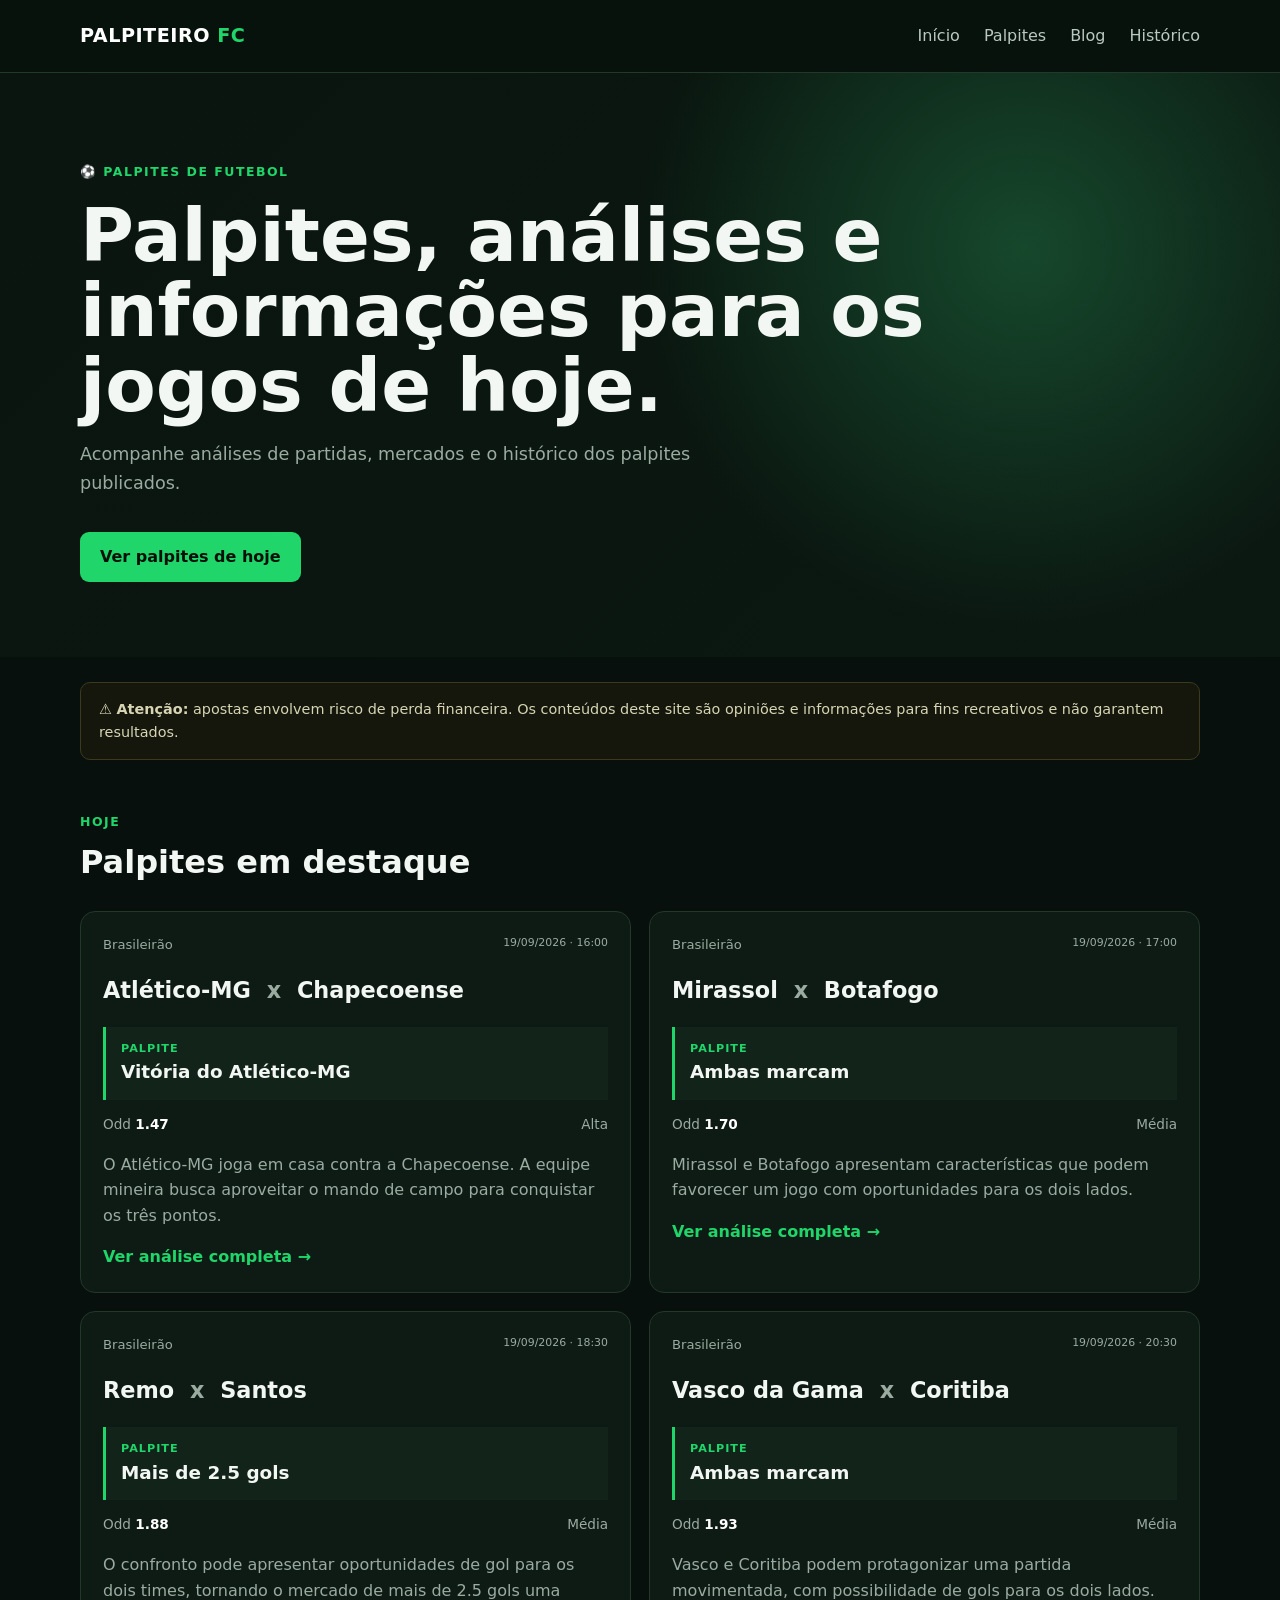
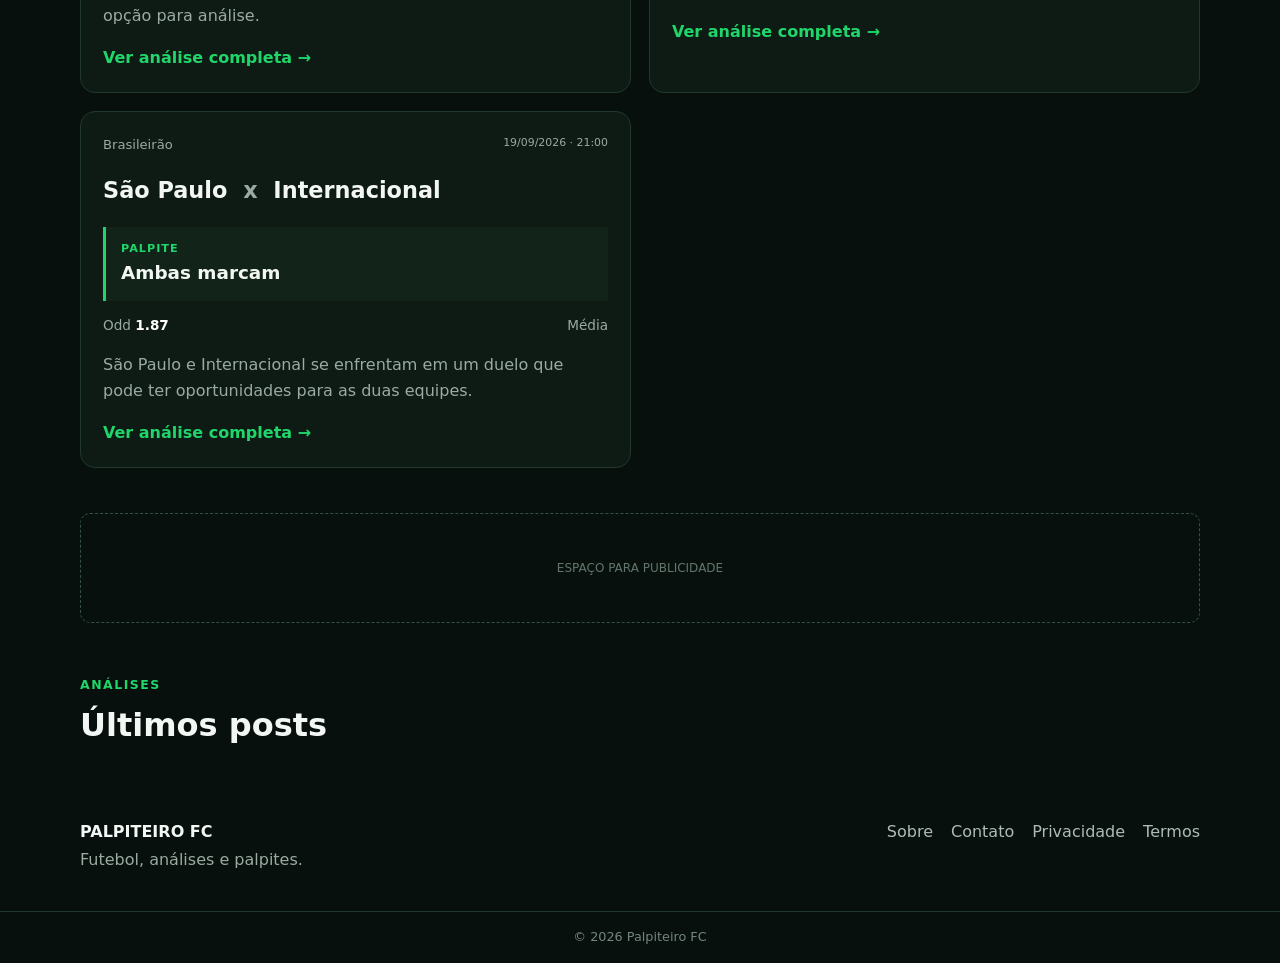
<file: index.html>
<!DOCTYPE html>
<html lang="pt-BR">
<head>
  <script async src="https://pagead2.googlesyndication.com/pagead/js/adsbygoogle.js?client=ca-pub-7371708807067196"
     crossorigin="anonymous"></script>
<meta charset="UTF-8"><meta name="viewport" content="width=device-width, initial-scale=1.0"> 
<meta name="description" content="Palpites e análises de futebol para os principais jogos do dia.">
<title>Palpiteiro FC — Palpites de Futebol</title>
<link rel="stylesheet" href="style.css">
</head>
<body>
<header><div class="container nav">
<a class="logo" href="index.html">PALPITEIRO <b>FC</b></a>
<nav><a href="index.html">Início</a><a href="#palpites">Palpites</a><a href="#blog">Blog</a><a href="historico.html">Histórico</a></nav>
</div></header>

<main>
<section class="hero"><div class="container">
<span class="eyebrow">⚽ PALPITES DE FUTEBOL</span>
<h1>Palpites, análises e informações para os jogos de hoje.</h1>
<p>Acompanhe análises de partidas, mercados e o histórico dos palpites publicados.</p>
<a class="btn" href="#palpites">Ver palpites de hoje</a>
</div></section>

<section class="container notice">⚠️ <strong>Atenção:</strong> apostas envolvem risco de perda financeira. Os conteúdos deste site são opiniões e informações para fins recreativos e não garantem resultados.</section>

<section id="palpites" class="container section">
<div class="section-title"><div><span class="kicker">HOJE</span><h2>Palpites em destaque</h2></div></div>
<div id="tips" class="cards"></div>
</section>

<section class="container ad"><span>ESPAÇO PARA PUBLICIDADE</span></section>

<section id="blog" class="container section">
<div class="section-title"><div><span class="kicker">ANÁLISES</span><h2>Últimos posts</h2></div></div>
<div id="posts" class="posts"></div>
</section>
</main>

<footer><div class="container foot"><div><strong>PALPITEIRO FC</strong><p>Futebol, análises e palpites.</p></div><div class="links"><a href="sobre.html">Sobre</a><a href="contato.html">Contato</a><a href="privacidade.html">Privacidade</a><a href="termos.html">Termos</a></div></div><div class="copy">© 2026 Palpiteiro FC</div></footer>
<script src="dados.js"></script><script src="script.js"></script>
</body></html>
</file>
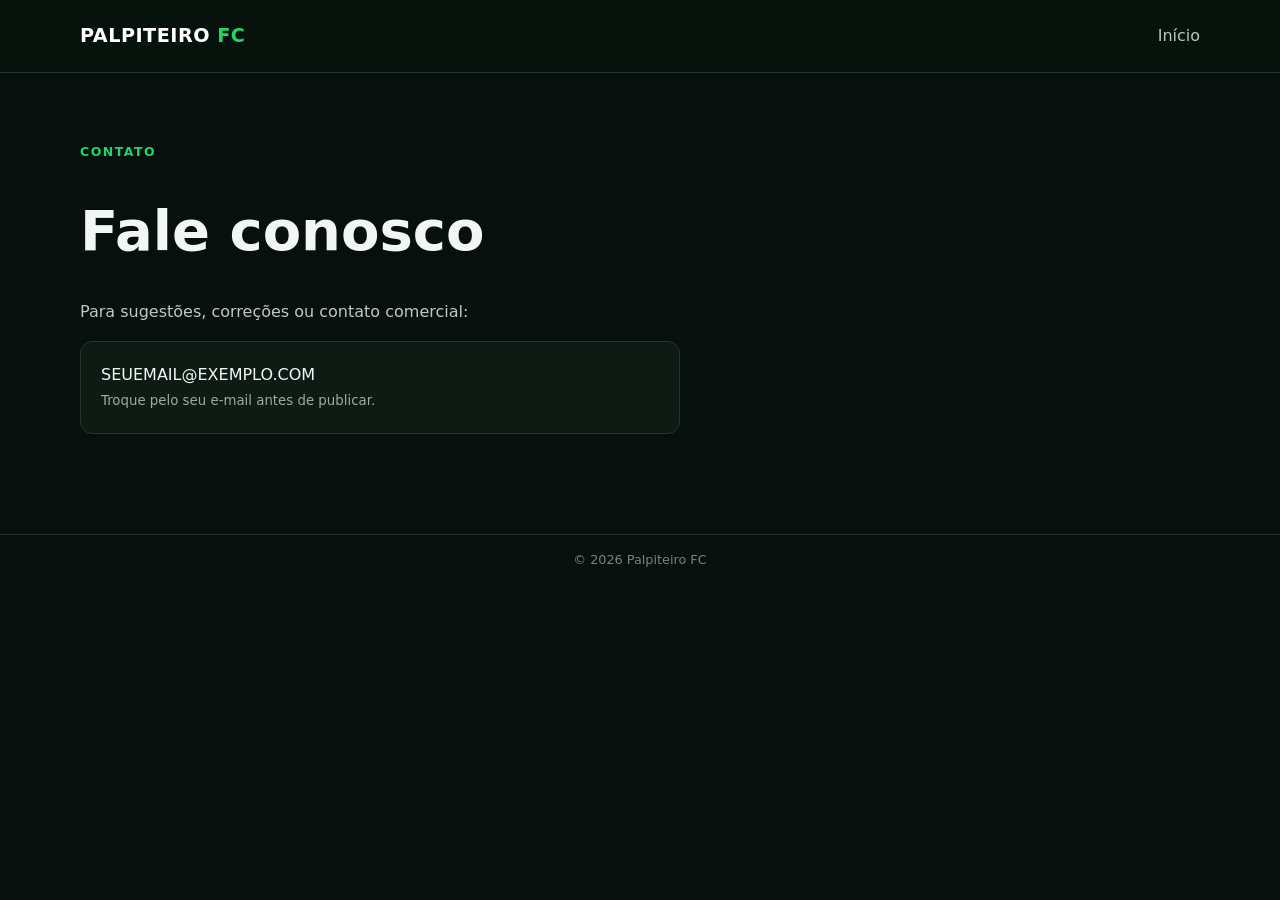
<file: contato.html>
<!DOCTYPE html><html lang="pt-BR"><head><meta charset="UTF-8"><meta name="viewport" content="width=device-width,initial-scale=1"><title>Contato — Palpiteiro FC</title><link rel="stylesheet" href="style.css"></head><body><header><div class="container nav"><a class="logo" href="index.html">PALPITEIRO <b>FC</b></a><nav><a href="index.html">Início</a></nav></div></header><main class="article"><div class="container"><span class="kicker">CONTATO</span><h1>Fale conosco</h1><p>Para sugestões, correções ou contato comercial:</p><div class="contact">SEUEMAIL@EXEMPLO.COM<br><small>Troque pelo seu e-mail antes de publicar.</small></div></div></main><footer><div class="copy">© 2026 Palpiteiro FC</div></footer></body></html>
</file>
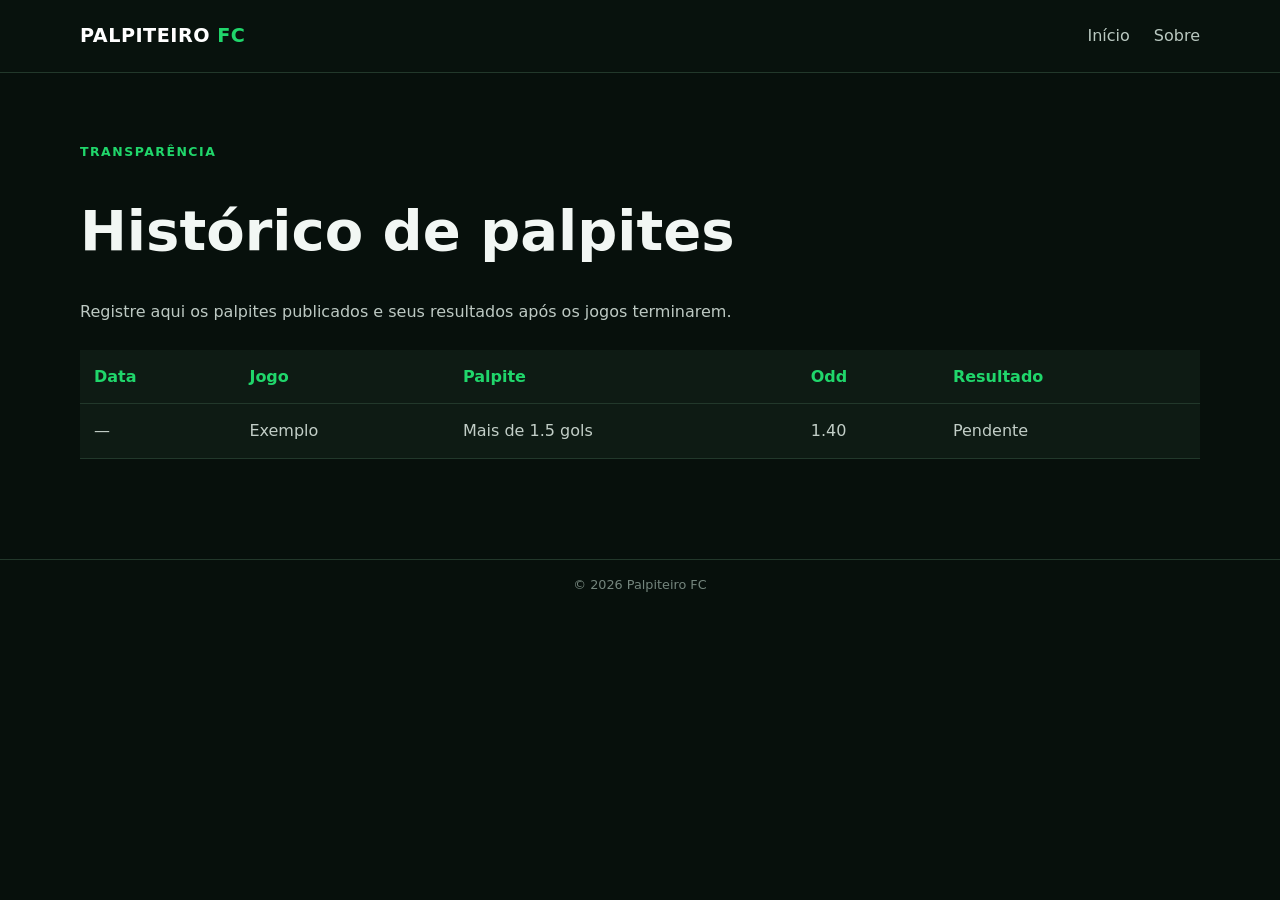
<file: historico.html>
<!DOCTYPE html><html lang="pt-BR"><head><meta charset="UTF-8"><meta name="viewport" content="width=device-width,initial-scale=1"><title>Histórico — Palpiteiro FC</title><link rel="stylesheet" href="style.css"></head><body>
<header><div class="container nav"><a class="logo" href="index.html">PALPITEIRO <b>FC</b></a><nav><a href="index.html">Início</a><a href="sobre.html">Sobre</a></nav></div></header>
<main class="article"><div class="container"><span class="kicker">TRANSPARÊNCIA</span><h1>Histórico de palpites</h1><p class="muted">Registre aqui os palpites publicados e seus resultados após os jogos terminarem.</p>
<table><thead><tr><th>Data</th><th>Jogo</th><th>Palpite</th><th>Odd</th><th>Resultado</th></tr></thead><tbody>
<tr><td>—</td><td>Exemplo</td><td>Mais de 1.5 gols</td><td>1.40</td><td>Pendente</td></tr>
</tbody></table>
</div></main><footer><div class="copy">© 2026 Palpiteiro FC</div></footer></body></html>
</file>
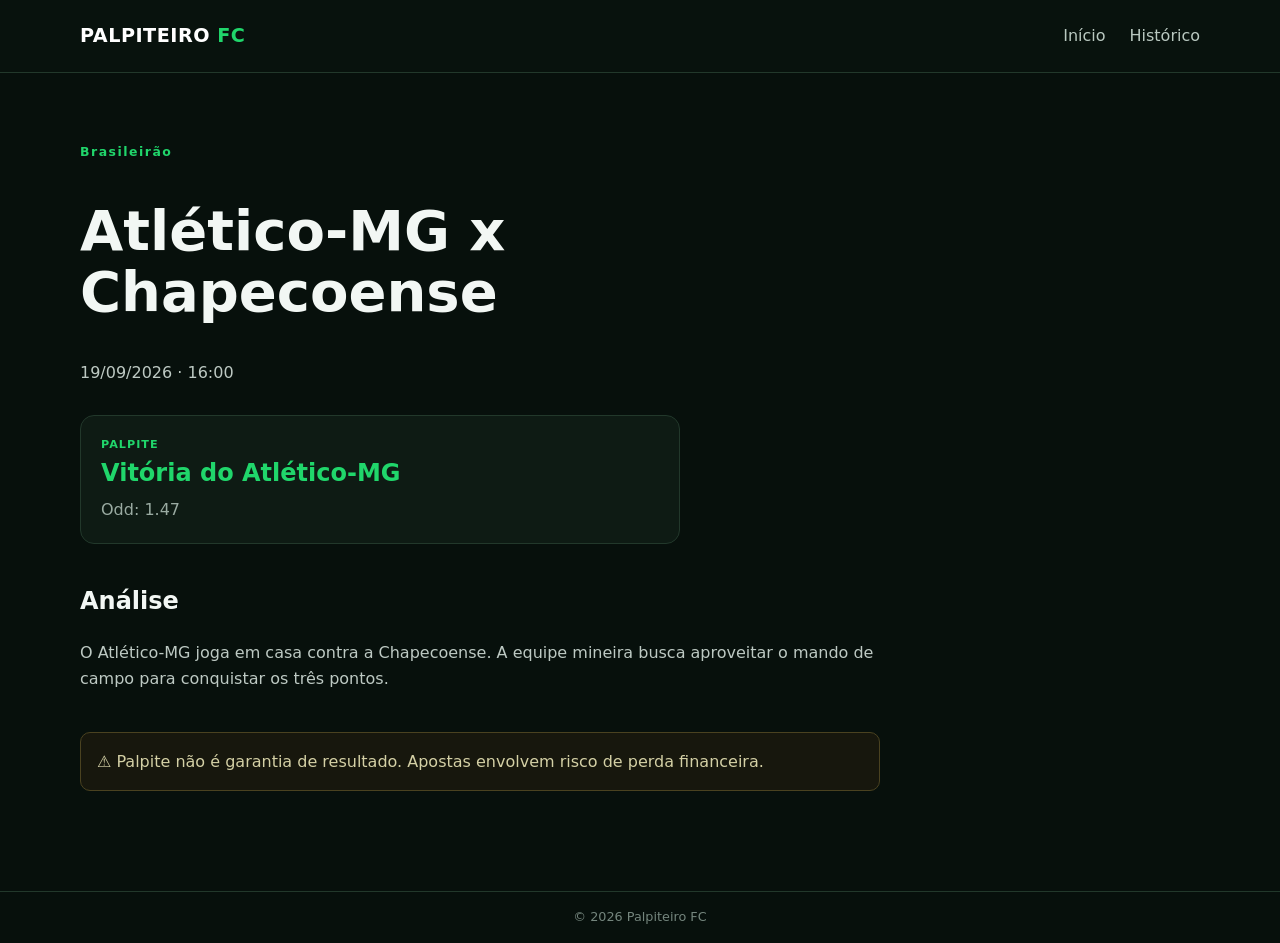
<file: palpite.html>
<!DOCTYPE html><html lang="pt-BR"><head><meta charset="UTF-8"><meta name="viewport" content="width=device-width,initial-scale=1"><title>Palpite — Palpiteiro FC</title><link rel="stylesheet" href="style.css"></head><body>
<header><div class="container nav"><a class="logo" href="index.html">PALPITEIRO <b>FC</b></a><nav><a href="index.html">Início</a><a href="historico.html">Histórico</a></nav></div></header>
<main class="article"><div class="container"><div id="content"></div><div class="warning">⚠️ Palpite não é garantia de resultado. Apostas envolvem risco de perda financeira.</div></div></main>
<footer><div class="copy">© 2026 Palpiteiro FC</div></footer>
<script src="dados.js"></script><script>
const i=new URLSearchParams(location.search).get("id"); const p=palpites[Number(i)];
document.getElementById("content").innerHTML=p?`<span class="kicker">${p.campeonato}</span><h1>${p.casa} x ${p.fora}</h1><p class="muted">${p.data} · ${p.hora}</p><div class="bigpick"><small>PALPITE</small><strong>${p.mercado}</strong><span>Odd: ${p.odd}</span></div><h2>Análise</h2><p>${p.texto}</p>`:`<h1>Palpite não encontrado</h1>`;
</script></body></html>
</file>
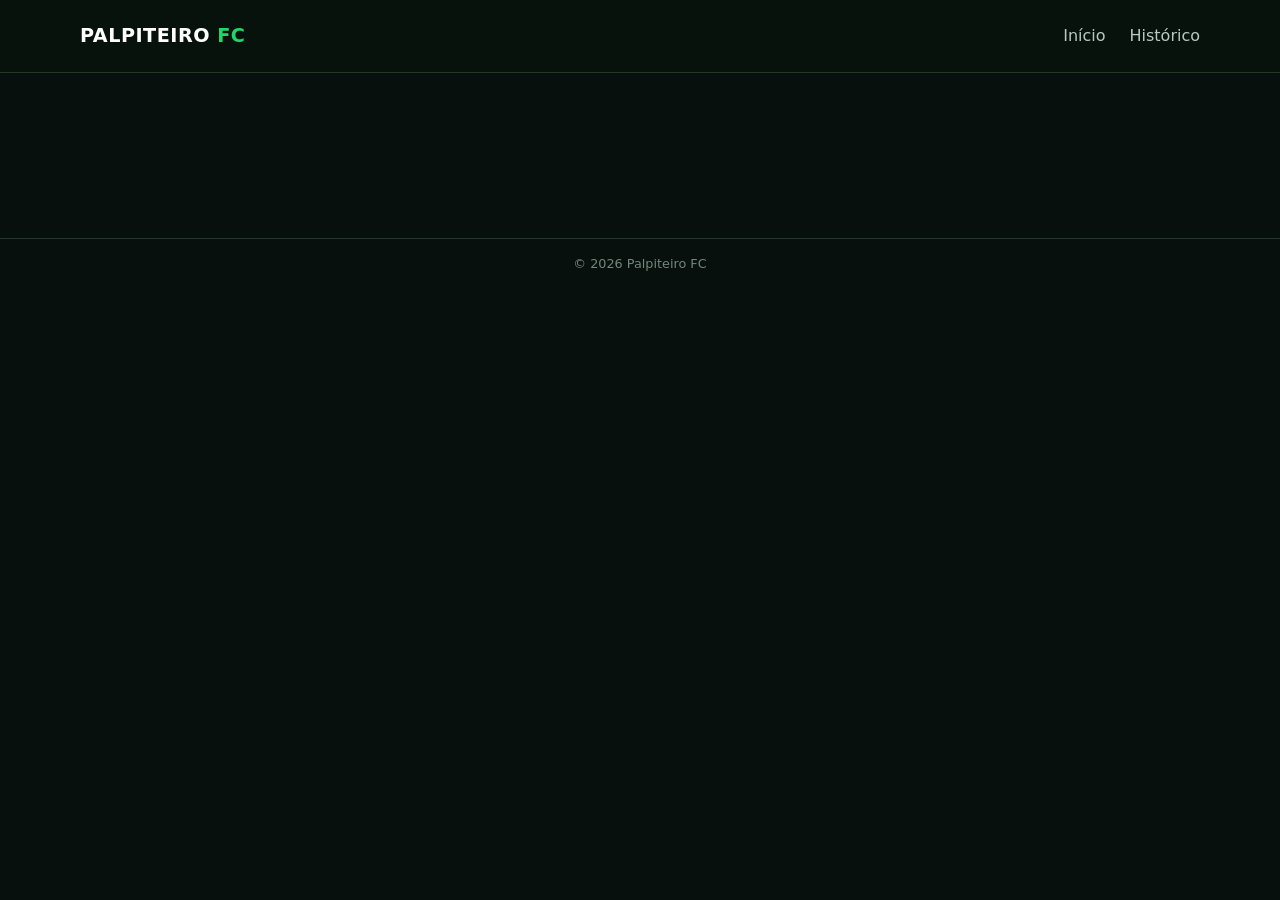
<file: post.html>
<!DOCTYPE html><html lang="pt-BR"><head><meta charset="UTF-8"><meta name="viewport" content="width=device-width,initial-scale=1"><title>Post — Palpiteiro FC</title><link rel="stylesheet" href="style.css"></head><body>
<header><div class="container nav"><a class="logo" href="index.html">PALPITEIRO <b>FC</b></a><nav><a href="index.html">Início</a><a href="historico.html">Histórico</a></nav></div></header>
<main class="article"><div class="container" id="content"></div></main><footer><div class="copy">© 2026 Palpiteiro FC</div></footer>
<script src="dados.js"></script><script>
const i=new URLSearchParams(location.search).get("id");const p=posts[Number(i)];
document.getElementById("content").innerHTML=p?`<span class="kicker">BLOG · ${p.data}</span><h1>${p.titulo}</h1><p class="lead">${p.resumo}</p><h2>Análise</h2><p>${p.texto}</p>`:`<h1>Post não encontrado</h1>`;
</script></body></html>
</file>
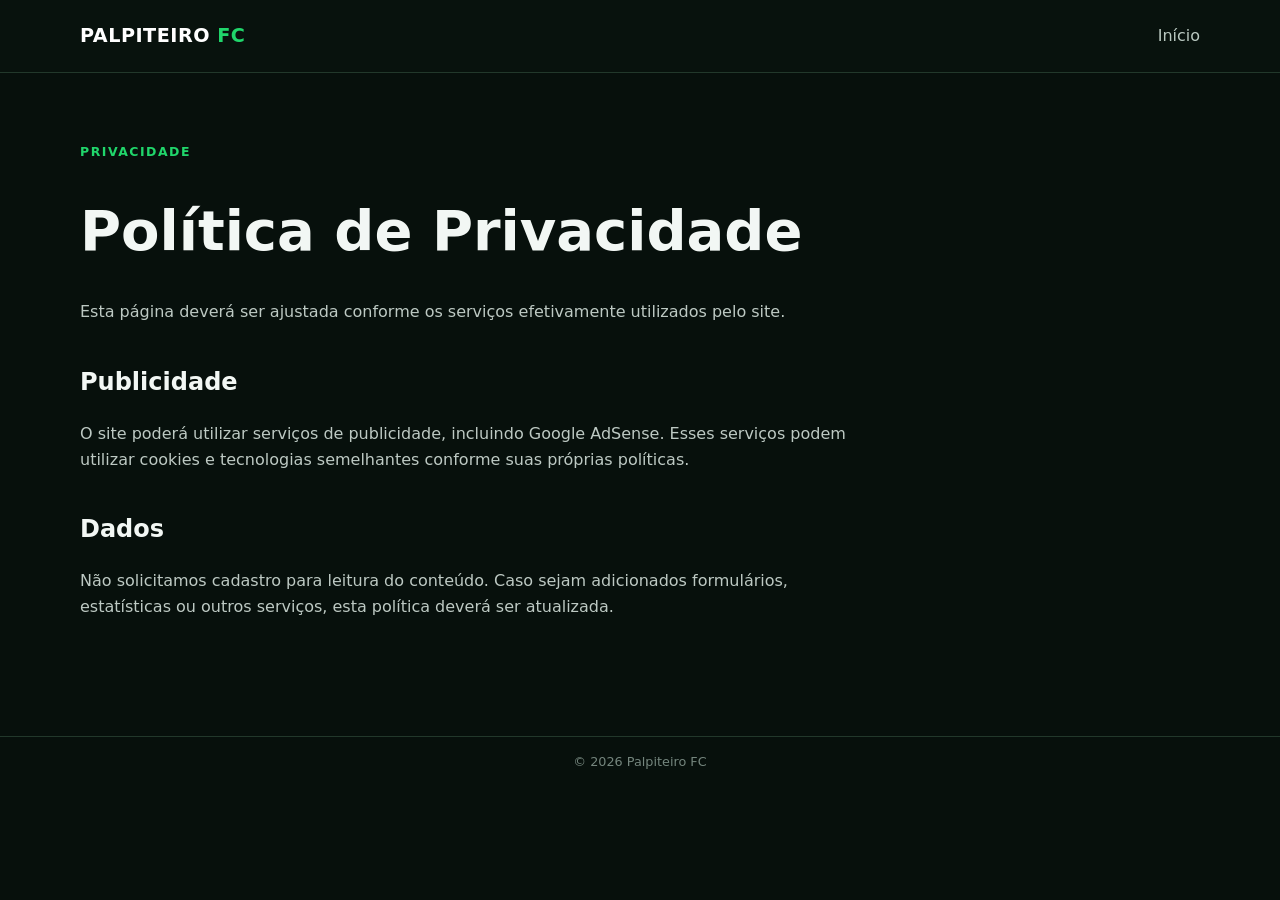
<file: privacidade.html>
<!DOCTYPE html><html lang="pt-BR"><head><meta charset="UTF-8"><meta name="viewport" content="width=device-width,initial-scale=1"><title>Privacidade — Palpiteiro FC</title><link rel="stylesheet" href="style.css"></head><body><header><div class="container nav"><a class="logo" href="index.html">PALPITEIRO <b>FC</b></a><nav><a href="index.html">Início</a></nav></div></header><main class="article"><div class="container"><span class="kicker">PRIVACIDADE</span><h1>Política de Privacidade</h1><p>Esta página deverá ser ajustada conforme os serviços efetivamente utilizados pelo site.</p><h2>Publicidade</h2><p>O site poderá utilizar serviços de publicidade, incluindo Google AdSense. Esses serviços podem utilizar cookies e tecnologias semelhantes conforme suas próprias políticas.</p><h2>Dados</h2><p>Não solicitamos cadastro para leitura do conteúdo. Caso sejam adicionados formulários, estatísticas ou outros serviços, esta política deverá ser atualizada.</p></div></main><footer><div class="copy">© 2026 Palpiteiro FC</div></footer></body></html>
</file>
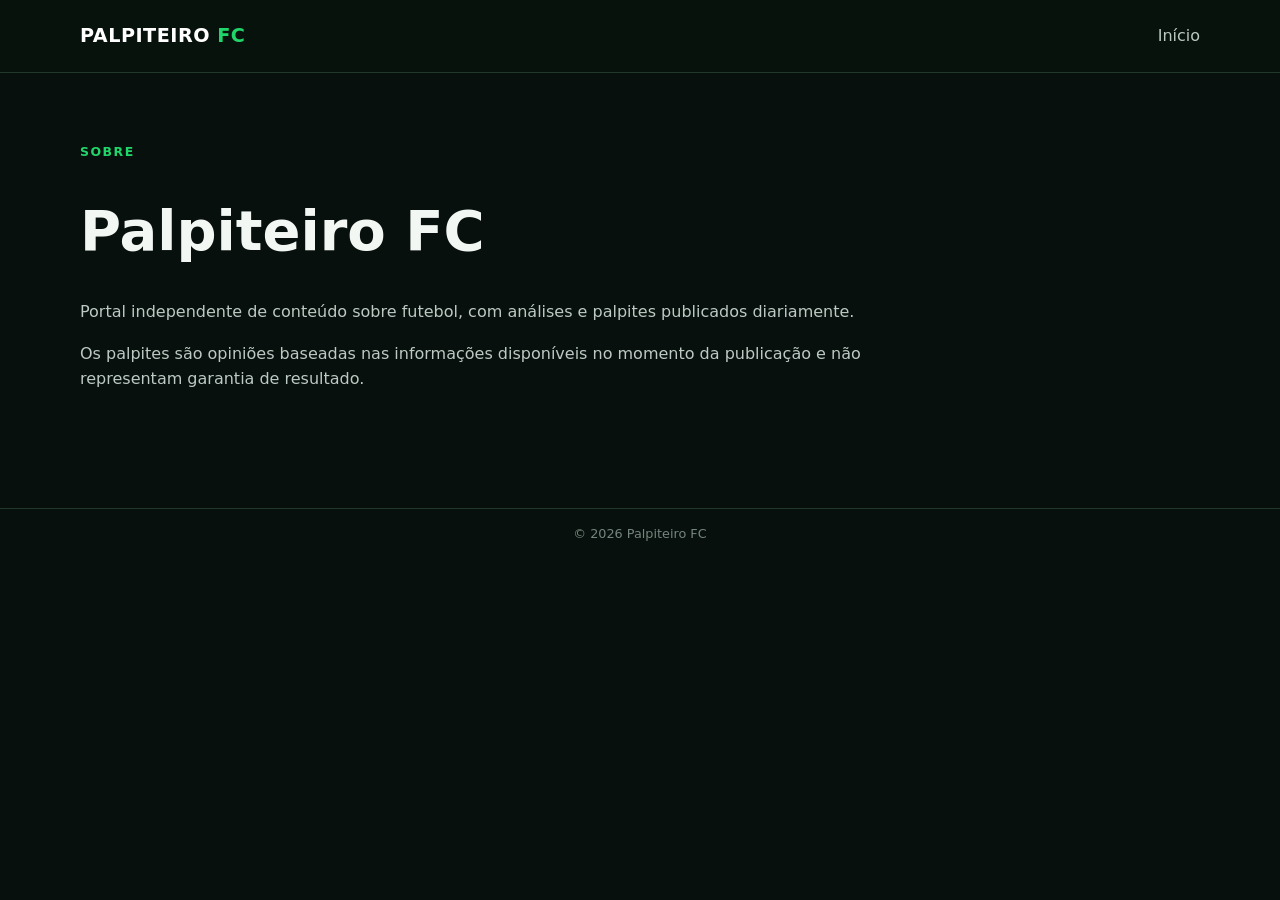
<file: sobre.html>
<!DOCTYPE html><html lang="pt-BR"><head><meta charset="UTF-8"><meta name="viewport" content="width=device-width,initial-scale=1"><title>Sobre — Palpiteiro FC</title><link rel="stylesheet" href="style.css"></head><body><header><div class="container nav"><a class="logo" href="index.html">PALPITEIRO <b>FC</b></a><nav><a href="index.html">Início</a></nav></div></header><main class="article"><div class="container"><span class="kicker">SOBRE</span><h1>Palpiteiro FC</h1><p>Portal independente de conteúdo sobre futebol, com análises e palpites publicados diariamente.</p><p>Os palpites são opiniões baseadas nas informações disponíveis no momento da publicação e não representam garantia de resultado.</p></div></main><footer><div class="copy">© 2026 Palpiteiro FC</div></footer></body></html>
</file>
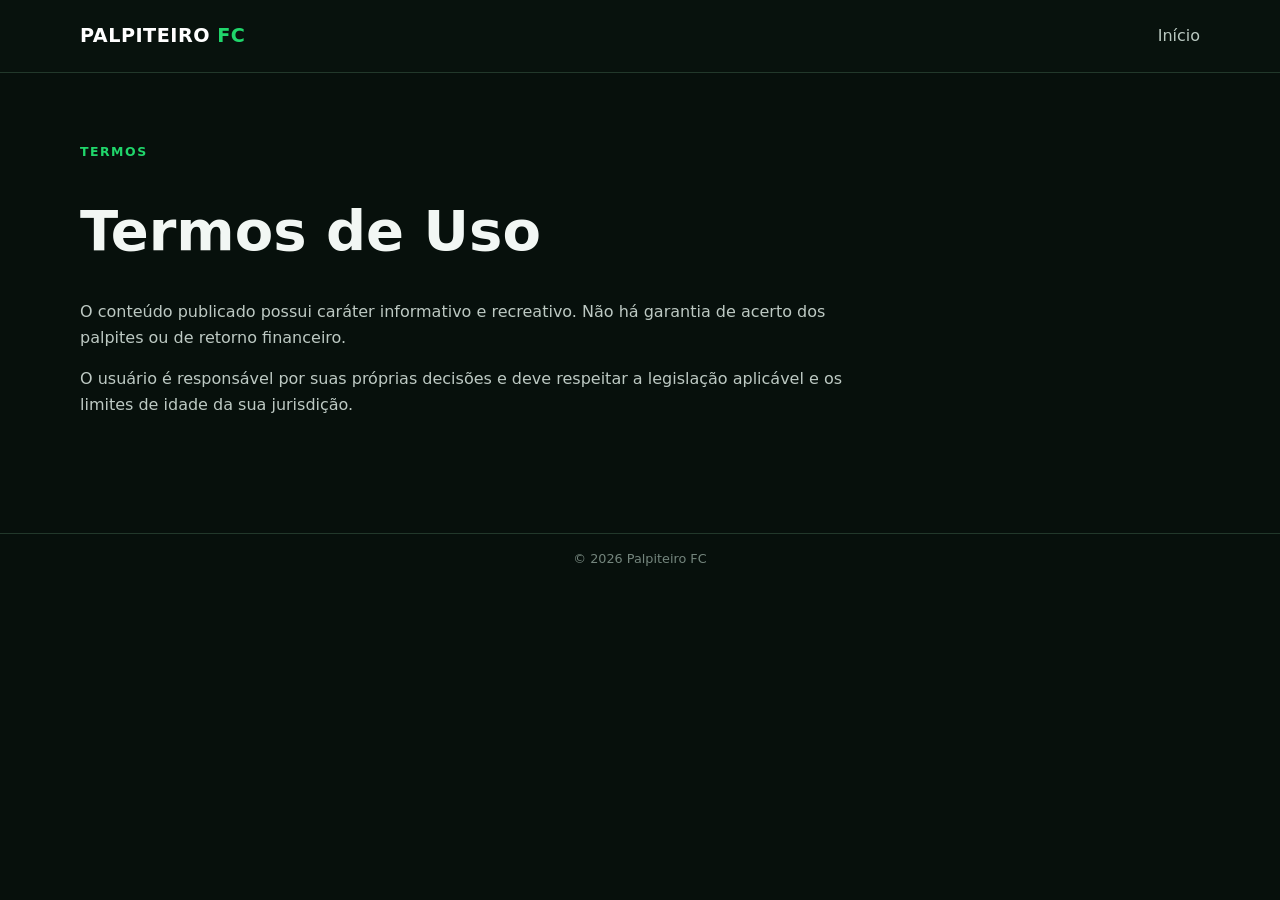
<file: termos.html>
<!DOCTYPE html><html lang="pt-BR"><head><meta charset="UTF-8"><meta name="viewport" content="width=device-width,initial-scale=1"><title>Termos — Palpiteiro FC</title><link rel="stylesheet" href="style.css"></head><body><header><div class="container nav"><a class="logo" href="index.html">PALPITEIRO <b>FC</b></a><nav><a href="index.html">Início</a></nav></div></header><main class="article"><div class="container"><span class="kicker">TERMOS</span><h1>Termos de Uso</h1><p>O conteúdo publicado possui caráter informativo e recreativo. Não há garantia de acerto dos palpites ou de retorno financeiro.</p><p>O usuário é responsável por suas próprias decisões e deve respeitar a legislação aplicável e os limites de idade da sua jurisdição.</p></div></main><footer><div class="copy">© 2026 Palpiteiro FC</div></footer></body></html>
</file>
<file: style.css>
:root{--bg:#07100c;--panel:#0e1b14;--panel2:#122319;--green:#20d66b;--text:#f2f7f4;--muted:#9aaba2;--line:#22382b;--gold:#e8c35a}*{box-sizing:border-box}body{margin:0;background:var(--bg);color:var(--text);font-family:Inter,system-ui,-apple-system,Segoe UI,Arial,sans-serif;line-height:1.6}.container{width:min(1120px,92%);margin:auto}header{background:#08120d;border-bottom:1px solid var(--line);position:sticky;top:0;z-index:5}.nav{height:72px;display:flex;align-items:center;justify-content:space-between}.logo{color:#fff;text-decoration:none;font-weight:900;letter-spacing:.5px;font-size:1.2rem}.logo b{color:var(--green)}nav{display:flex;gap:24px}nav a{color:#b9c8c0;text-decoration:none}nav a:hover{color:var(--green)}.hero{padding:85px 0 75px;background:radial-gradient(circle at 80% 30%,#16482c 0,transparent 35%),linear-gradient(135deg,#09150e,#0b1711)}.eyebrow,.kicker{color:var(--green);font-size:.78rem;font-weight:900;letter-spacing:1.5px}.hero h1{font-size:clamp(2.3rem,6vw,4.6rem);line-height:1.02;max-width:850px;margin:14px 0}.hero p{max-width:650px;color:var(--muted);font-size:1.1rem}.btn{display:inline-block;margin-top:18px;background:var(--green);color:#041008;padding:12px 20px;border-radius:9px;text-decoration:none;font-weight:900}.notice{margin-top:25px;padding:15px 18px;background:#15170d;border:1px solid #3c3a1d;border-radius:10px;color:#d7d5b3;font-size:.9rem}.section{padding:48px 0 10px}.section-title{display:flex;justify-content:space-between;align-items:end;margin-bottom:20px}.section h2{margin:3px 0;font-size:2rem}.cards{display:grid;grid-template-columns:repeat(2,1fr);gap:18px}.tip,.post{background:var(--panel);border:1px solid var(--line);border-radius:15px;padding:22px}.tiptop{display:flex;justify-content:space-between;gap:15px;color:var(--muted);font-size:.82rem}.tip h3{font-size:1.4rem;margin:18px 0}.tip h3 em{color:var(--muted);font-style:normal;margin:0 8px}.pick{background:var(--panel2);border-left:3px solid var(--green);padding:13px 15px;display:flex;flex-direction:column}.pick span,.bigpick small{font-size:.7rem;color:var(--green);font-weight:900;letter-spacing:1px}.pick strong{font-size:1.15rem}.tipmeta{display:flex;justify-content:space-between;margin:14px 0;color:var(--muted);font-size:.85rem}.tipmeta b{color:#fff}.tip p,.post p,.muted{color:var(--muted)}.read{color:var(--green);font-weight:800;text-decoration:none}.posts{display:grid;grid-template-columns:repeat(2,1fr);gap:18px}.date{color:var(--gold);font-size:.78rem;font-weight:800}.post h3{font-size:1.25rem}.ad{height:110px;border:1px dashed #355142;border-radius:10px;margin-top:35px;display:flex;align-items:center;justify-content:center;color:#63766b;font-size:.75rem}.foot{padding:35px 0;display:flex;justify-content:space-between;gap:25px}.foot p{color:var(--muted);margin:3px 0}.links{display:flex;gap:18px;flex-wrap:wrap}.links a{color:#aebcb5;text-decoration:none}.copy{text-align:center;border-top:1px solid var(--line);padding:15px;color:#74857d;font-size:.8rem}.article{padding:65px 0 100px}.article h1{font-size:clamp(2.1rem,5vw,3.5rem);line-height:1.08;max-width:850px}.article h2{margin-top:38px}.article p{max-width:800px;color:#bdc9c3}.lead{font-size:1.15rem}.bigpick{margin:30px 0;padding:20px;background:var(--panel);border:1px solid var(--line);border-radius:14px;display:flex;flex-direction:column;width:min(600px,100%)}.bigpick strong{font-size:1.5rem;color:var(--green)}.bigpick span{margin-top:5px;color:var(--muted)}.warning{margin-top:40px;border:1px solid #4a4220;background:#17170d;padding:16px;border-radius:10px;color:#d4d0a5;max-width:800px}.contact{background:var(--panel);padding:20px;border:1px solid var(--line);border-radius:12px;width:min(600px,100%)}.contact small{color:var(--muted)}table{width:100%;border-collapse:collapse;margin-top:25px;background:var(--panel)}th,td{text-align:left;padding:14px;border-bottom:1px solid var(--line)}th{color:var(--green)}td{color:#c2cec7}@media(max-width:700px){nav{gap:10px;font-size:.82rem}.cards,.posts{grid-template-columns:1fr}.hero{padding:60px 0}.foot{flex-direction:column}.tiptop{flex-direction:column;gap:2px}}
</file>
